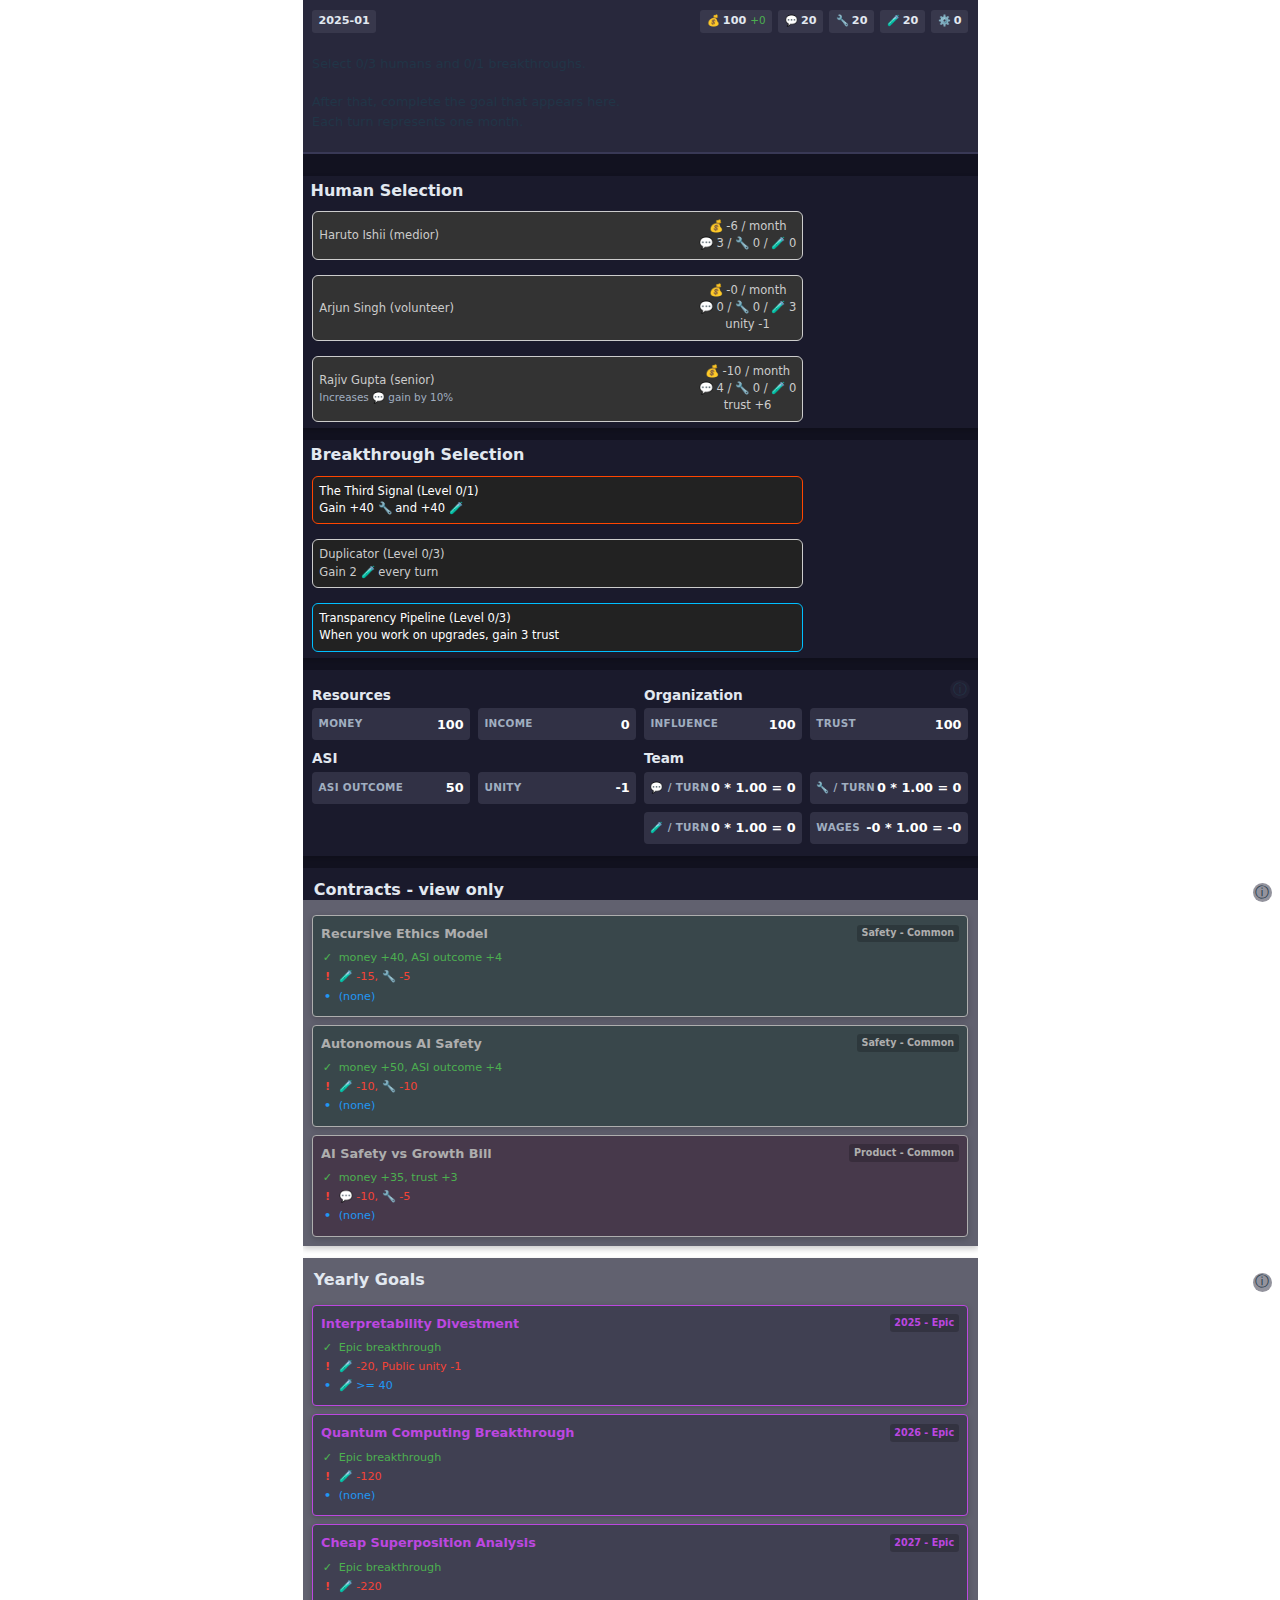
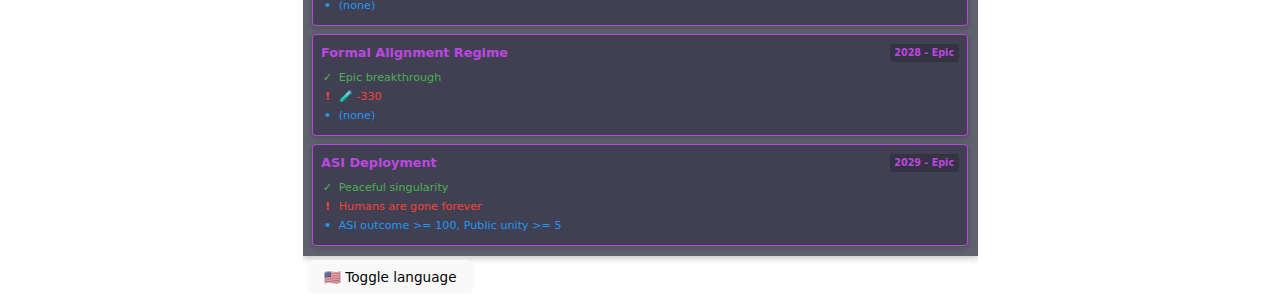
<file: tfd/index.html>
<!DOCTYPE html>
<html lang="en">
  <head>
    <meta charset="UTF-8" />
    <link rel="icon" type="image/svg+xml" href="./vite.svg" />
    <meta name="viewport" content="width=device-width, initial-scale=1.0" />
    <title>The Final Decade</title>
    <style>
      html,
      body {
        margin: 0;
        padding: 0;
        height: 100%;
        background-color: #121220;
      }
      #app {
        height: 100%;
      }
    </style>
    <script type="module" crossorigin src="./assets/index-QtqKCpxw.js"></script>
    <link rel="stylesheet" crossorigin href="./assets/index-DoRStUCP.css">
  </head>
  <body>
    <div id="app"></div>
  </body>
</html>
</file>
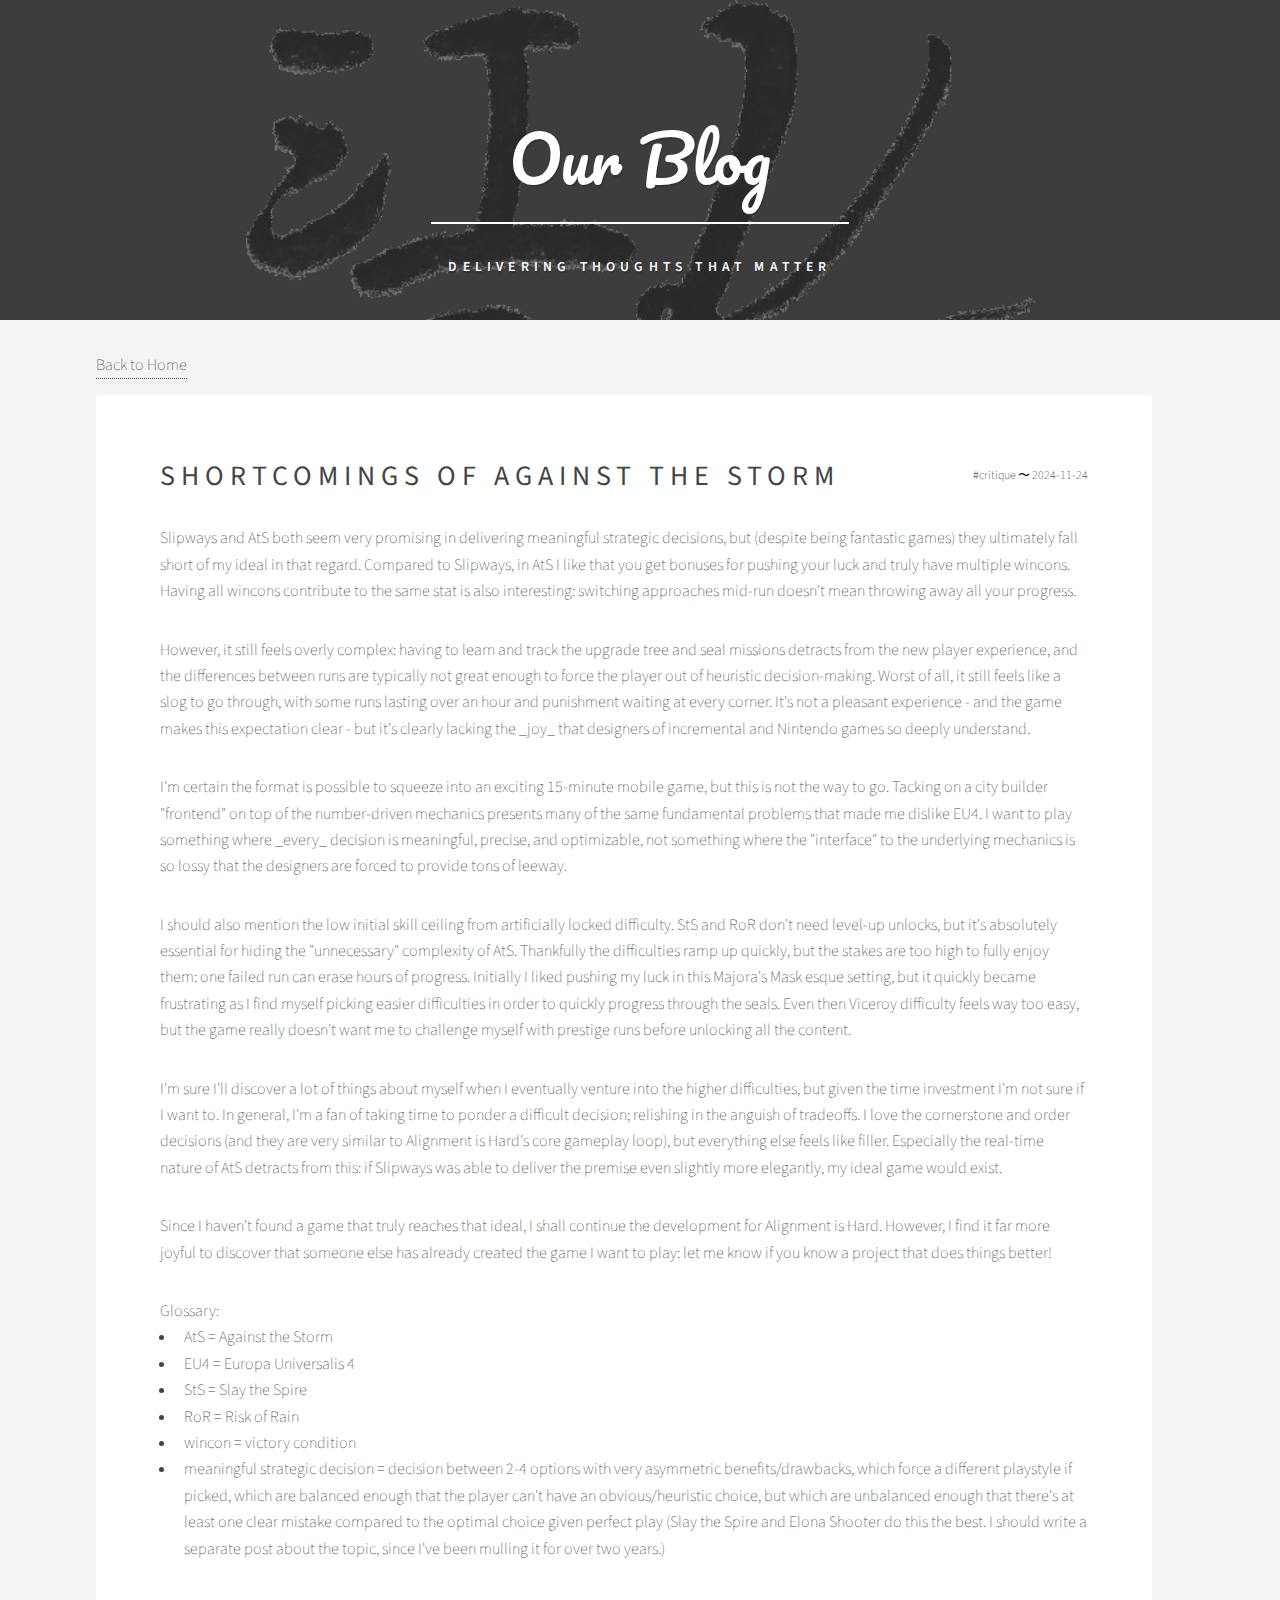
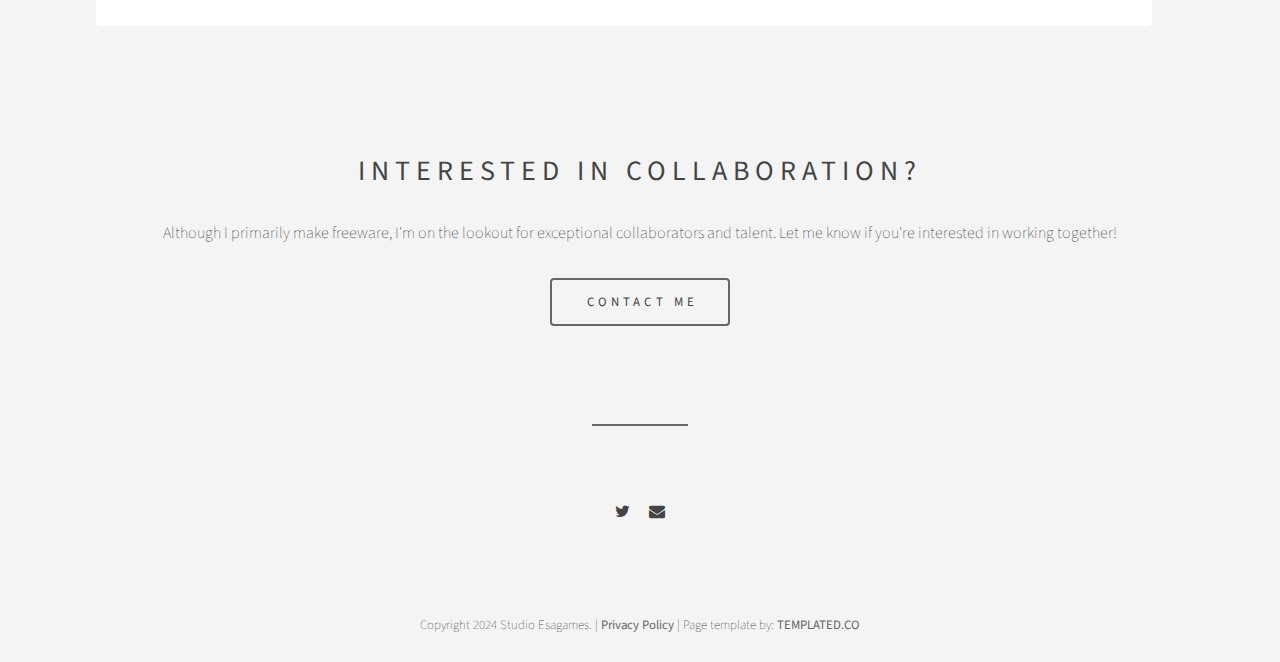
<file: blog.html>
<!DOCTYPE html>
<!--
	Epilogue by TEMPLATED
	templated.co @templatedco
	Released for free under the Creative Commons Attribution 3.0 license (templated.co/license)
-->
<html>
  <head>
    <title>Studio Esagames</title>
    <meta charset="utf-8" />
    <meta name="robots" content="index, follow, max-image-preview:large, max-snippet:-1, max-video-preview:-1" />
    <meta name="viewport" content="width=device-width, initial-scale=1" />
    <link rel="stylesheet" href="assets/css/main.css" />
  </head>
  <body>
    <!-- Header -->
    <header id="header" class="alt blog">
      <div class="inner">
        <h1>Our Blog</h1>
        <p>Delivering thoughts that matter</p>
      </div>
    </header>
    <!-- Wrapper -->
    <div id="wrapper">
      <!-- Banner -->

      <!-- Items -->
      <section class="main items">
        <a href="index.html">Back to Home</a>
        <!-- prettier-ignore -->
        <article class="paper" id="shortcomings-ats">
          <!-- <span class="icon fa-gamepad major"></span> -->
          <div class="blog-title">
            <a href="#shortcomings-ats"><h2>Shortcomings of Against the Storm</h2></a>
            <span class="small">#critique 〜 2024-11-24</span>
          </div>

            <p>Slipways and AtS both seem very promising in delivering meaningful strategic decisions, but (despite being fantastic games) they ultimately fall short of my ideal in that regard. Compared to Slipways, in AtS I like that you get bonuses for pushing your luck and truly have multiple wincons. Having all wincons contribute to the same stat is also interesting: switching approaches mid-run doesn't mean throwing away all your progress.</p>

            <p>However, it still feels overly complex: having to learn and track the upgrade tree and seal missions detracts from the new player experience, and the differences between runs are typically not great enough to force the player out of heuristic decision-making. Worst of all, it still feels like a slog to go through, with some runs lasting over an hour and punishment waiting at every corner. It's not a pleasant experience - and the game makes this expectation clear - but it's clearly lacking the _joy_ that designers of incremental and Nintendo games so deeply understand.</p>
            
            <p>I'm certain the format is possible to squeeze into an exciting 15-minute mobile game, but this is not the way to go. Tacking on a city builder "frontend" on top of the number-driven mechanics presents many of the same fundamental problems that made me dislike EU4. I want to play something where _every_ decision is meaningful, precise, and optimizable, not something where the "interface" to the underlying mechanics is so lossy that the designers are forced to provide tons of leeway.</p>

            <p>I should also mention the low initial skill ceiling from artificially locked difficulty. StS and RoR don't need level-up unlocks, but it's absolutely essential for hiding the "unnecessary" complexity of AtS. Thankfully the difficulties ramp up quickly, but the stakes are too high to fully enjoy them: one failed run can erase hours of progress. Initially I liked pushing my luck in this Majora's Mask esque setting, but it quickly became frustrating as I find myself picking easier difficulties in order to quickly progress through the seals. Even then Viceroy difficulty feels way too easy, but the game really doesn't want me to challenge myself with prestige runs before unlocking all the content.</p>
            
            <p>I'm sure I'll discover a lot of things about myself when I eventually venture into the higher difficulties, but given the time investment I'm not sure if I want to. In general, I'm a fan of taking time to ponder a difficult decision; relishing in the anguish of tradeoffs. I love the cornerstone and order decisions (and they are very similar to Alignment is Hard's core gameplay loop), but everything else feels like filler. Especially the real-time nature of AtS detracts from this: if Slipways was able to deliver the premise even slightly more elegantly, my ideal game would exist.</p>
            
            <p>Since I haven't found a game that truly reaches that ideal, I shall continue the development for Alignment is Hard. However, I find it far more joyful to discover that someone else has already created the game I want to play: let me know if you know a project that does things better!</p>
            
            
            
            Glossary:
            
            <ul>
              <li>AtS = Against the Storm</li>
              <li>EU4 = Europa Universalis 4</li>
              <li>StS = Slay the Spire</li>
              <li>RoR = Risk of Rain</li>
              <li>wincon = victory condition</li>
              <li>meaningful strategic decision = decision between 2-4 options with very asymmetric benefits/drawbacks, which force a different playstyle if picked, which are balanced enough that the player can't have an obvious/heuristic choice, but which are unbalanced enough that there's at least one clear mistake compared to the optimal choice given perfect play (Slay the Spire and Elona Shooter do this the best. I should write a separate post about the topic, since I've been mulling it for over two years.) </li>
            </ul>
          <ul class="actions">
            <!-- <li><a href="#" class="button big">Learn More</a></li> -->
          </ul>
        </article>

        <!--         
        <article class="item">
          <header>
            <a href="#"><img src="images/mineralis/Mineralis-wide-notitle.jpg" alt="" width="800" height="400" style="opacity: 0.4" /></a>
            <h3>Our games</h3>
          </header>
          <p>
            Since starting to make games more than 20 years ago, I've explored a number of technologies, genres, and design approaches. Click here for a full listing of Esagames!
          </p>
          <ul class="actions">
            <li><a href="#" class="button">Game list</a></li>
          </ul>
        </article>
        <article class="item">
          <header>
            <a href="#"><img src="images/mineralis/studio-esagames-wide.png" alt="" width="800" height="400" /></a>
            <h3>Our blog</h3>
          </header>
          <p>I've wanted to share thoughts on philosophy, game design, and optimization for a while now. The posts are not particularly polished, but you can find them here!</p>
          <ul class="actions">
            <li><a href="#" class="button">Read blog</a></li>
          </ul>
        </article> -->
      </section>
      <!-- CTA -->
      <section id="cta" class="main special">
        <h2>Interested in collaboration?</h2>
        <p>Although I primarily make freeware, I'm on the lookout for exceptional collaborators and talent. Let me know if you're interested in working together!</p>
        <ul class="actions">
          <li><a href="mailto:studioesagames@gmail.com" class="button big">Contact Me</a></li>
        </ul>
      </section>
      <footer id="footer">
        <ul class="icons">
          <li>
            <a href="https://x.com/mmKALLL" target="_blank" class="icon fa-twitter"><span class="label">Twitter</span></a>
          </li>
          <!-- <li>
            <a href="#" class="icon fa-discord"><span class="label">Discord</span></a>
          </li> -->
          <!--<li>
            <a href="#" class="icon fa-instagram"><span class="label">Instagram</span></a>
          </li>
          <li>
            <a href="#" class="icon fa-linkedin"><span class="label">LinkedIn</span></a>
          </li> -->
          <li>
            <a href="mailto:studioesagames@gmail.com" class="icon fa-envelope"><span class="label">Email</span></a>
          </li>
        </ul>
      </footer>
    </div>

    <div class="copyright">
      Copyright 2024 Studio Esagames. | <a href="privacy-policy.html">Privacy Policy</a> | Page template by: <a href="https://templated.co/">TEMPLATED.CO</a>
    </div>
    <!-- Scripts -->
    <script src="assets/js/jquery.min.js"></script>
    <script src="assets/js/skel.min.js"></script>
    <script src="assets/js/util.js"></script>
    <script src="assets/js/main.js"></script>
  </body>
</html>
</file>
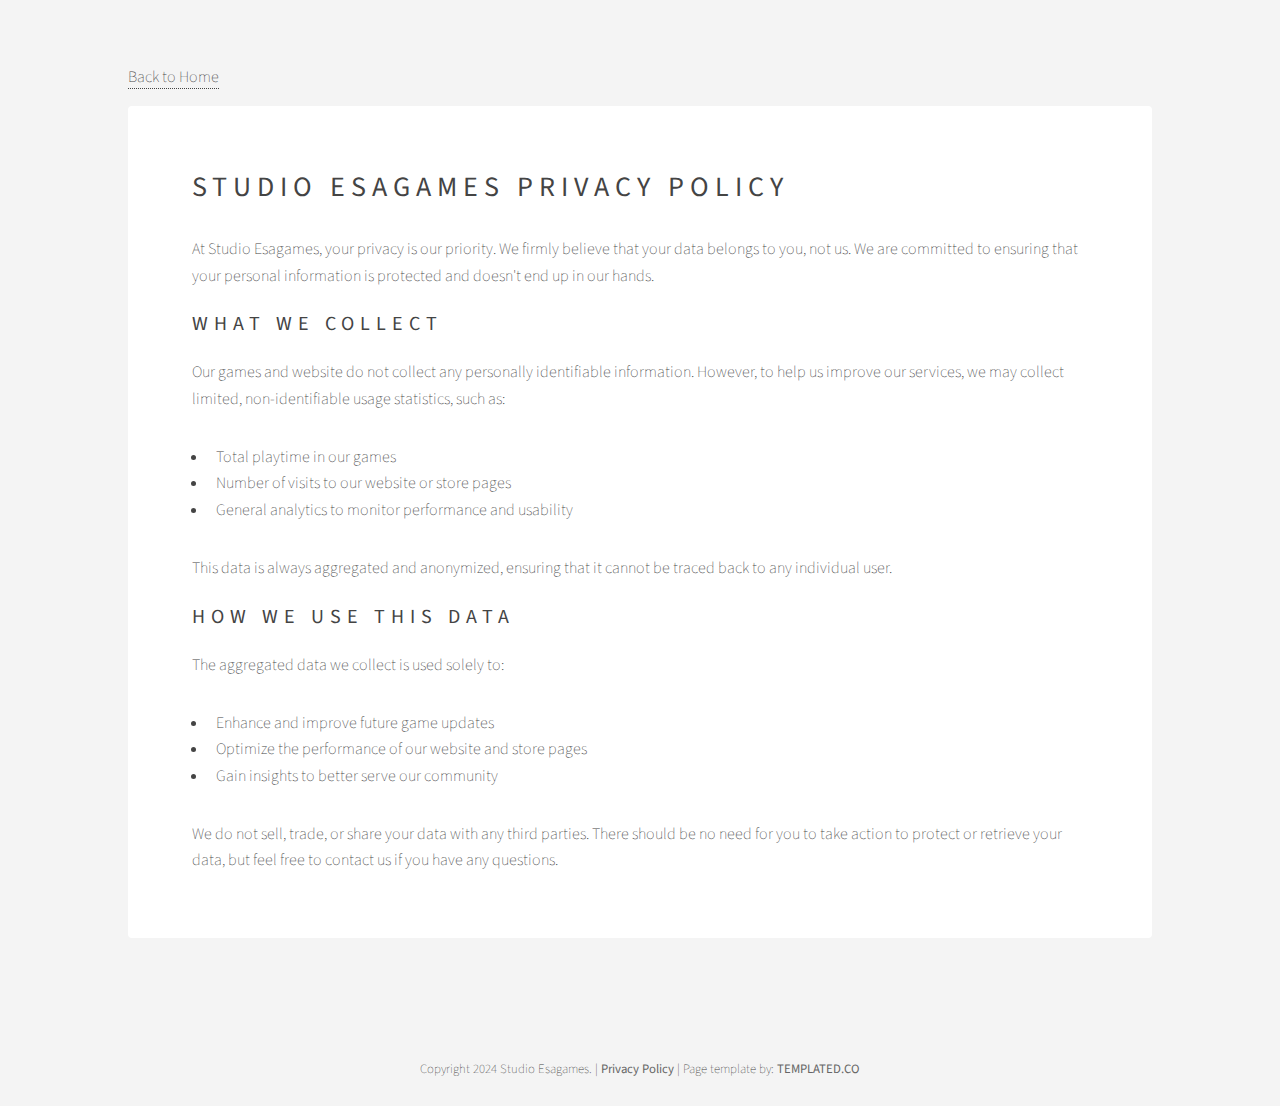
<file: privacy-policy.html>
<!DOCTYPE html>
<!--
	Epilogue by TEMPLATED
	templated.co @templatedco
	Released for free under the Creative Commons Attribution 3.0 license (templated.co/license)
-->
<html>
  <head>
    <title>Studio Esagame</title>
    <meta charset="utf-8" />
    <meta name="robots" content="index, follow, max-image-preview:large, max-snippet:-1, max-video-preview:-1" />
    <meta name="viewport" content="width=device-width, initial-scale=1" />
    <link rel="stylesheet" href="assets/css/main.css" />
  </head>
  <body>
    <!-- Header -->
    <!-- <header id="header" class="alt">
      <div class="inner">
        <h1>Studio Esagames</h1>
        <p>Delivering experiences that matter</p>
      </div>
    </header> -->
    <!-- Wrapper -->
    <div id="wrapper">
      <!-- Banner -->
      <a href="index.html" class="back-to-home">Back to Home</a>
      <section class="paper main">
        <h2>Studio Esagames Privacy Policy</h2>
At Studio Esagames, your privacy is our priority. We firmly believe that your data belongs to you, not us. We are committed to ensuring that your personal information is protected and doesn't end up in our hands.

          <h3>What We Collect</h3>
          <p>Our games and website do not collect any personally identifiable information. However, to help us improve our services, we may collect limited, non-identifiable usage statistics, such as:</p>
          <ul>
            <li>Total playtime in our games</li>
            <li>Number of visits to our website or store pages</li>
            <li>General analytics to monitor performance and usability</li>
          </ul>

          This data is always aggregated and anonymized, ensuring that it cannot be traced back to any individual user.
          
          <h3>How We Use This Data</h3>
          <p>The aggregated data we collect is used solely to:</p>
          
          <ul>
            <li>Enhance and improve future game updates</li>
            <li>Optimize the performance of our website and store pages</li>
            <li>Gain insights to better serve our community</li>
          </ul>
          
          We do not sell, trade, or share your data with any third parties. There should be no need for you to take action to protect or retrieve your data, but feel free to contact us if you have any questions.
          
          </p>
        <ul class="actions">
          <!-- <li><a href="#" class="button big">Learn More</a></li> -->
        </ul>
      </section>
      <!-- Items -->
      <!-- CTA -->
      <!-- <section id="cta" class="main special">
        <h2>Interested in collaboration?</h2>
        <p>Although I primarily make freeware, I'm on the lookout for exceptional opportunities and talent. Let me know if you're interested in working together!</p>
        <ul class="actions">
          <li><a href="mailto:esakoskin2@gmail.com" class="button big">Contact Me</a></li>
        </ul>
      </section> -->
      <!-- Main --><!--
					<section id="main" class="main">
						<header>
							<h2>Lorem ipsum dolor</h2>
						</header>
						<p>Fusce malesuada efficitur venenatis. Pellentesque tempor leo sed massa hendrerit hendrerit. In sed feugiat est, eu congue elit. Ut porta magna vel felis sodales vulputate. Donec faucibus dapibus lacus non ornare. Etiam eget neque id metus gravida tristique ac quis erat. Aenean quis aliquet sem. Ut ut elementum sem. Suspendisse eleifend ut est non dapibus. Nulla porta, neque quis pretium sagittis, tortor lacus elementum metus, in imperdiet ante lorem vitae ipsum. Pellentesque habitant morbi tristique senectus et netus et malesuada fames ac turpis egestas. Etiam eget neque id metus gravida tristique ac quis erat. Aenean quis aliquet sem. Ut ut elementum sem. Suspendisse eleifend ut est non dapibus. Nulla porta, neque quis pretium sagittis, tortor lacus elementum metus, in imperdiet ante lorem vitae ipsum. Pellentesque habitant morbi tristique senectus et netus et malesuada fames ac turpis egestas.</p>
					</section>
				--><!-- Footer -->
      <!-- <footer id="footer">
        <ul class="icons">
          <li>
            <a href="https://x.com/mmKALLL" target="_blank" class="icon fa-twitter"><span class="label">Twitter</span></a>
          </li>
           <li>
            <a href="#" class="icon fa-facebook"><span class="label">Facebook</span></a>
          </li>
          <li>
            <a href="#" class="icon fa-instagram"><span class="label">Instagram</span></a>
          </li>
          <li>
            <a href="#" class="icon fa-linkedin"><span class="label">LinkedIn</span></a>
          </li> 
          <li>
            <a href="mailto:esakoskin2@gmail.com" class="icon fa-envelope"><span class="label">Email</span></a>
          </li>
        </ul>
      </footer> -->
    </div>

    <div class="copyright">Copyright 2024 Studio Esagames. | <a>Privacy Policy</a> | Page template by: <a href="https://templated.co/">TEMPLATED.CO</a></div>
    <!-- Scripts -->
    <script src="assets/js/jquery.min.js"></script>
    <script src="assets/js/skel.min.js"></script>
    <script src="assets/js/util.js"></script>
    <script src="assets/js/main.js"></script>
  </body>
</html>
</file>
<file: tfd/assets/index-DoRStUCP.css>
:root{font-family:Inter,system-ui,Avenir,Helvetica,Arial,sans-serif;line-height:1.5;font-weight:400;color-scheme:light dark;color:#ffffffde;background-color:#000;font-synthesis:none;text-rendering:optimizeLegibility;-webkit-font-smoothing:antialiased;-moz-osx-font-smoothing:grayscale}a{font-weight:500;color:#646cff;text-decoration:inherit}a:hover{color:#535bf2}body{margin:0;display:flex;place-items:center;min-width:320px;min-height:100vh}h1{font-size:3.2em;line-height:1.1}button{min-width:12em;border-radius:8px;border:1px solid transparent;padding:.6em 1.2em;margin:.3em;font-size:1em;font-weight:500;font-family:inherit;background-color:#1a1a1a;cursor:pointer;transition:border-color .25s}button:hover{border-color:#646cff}button:focus,button:focus-visible{outline:4px auto -webkit-focus-ring-color}@media (prefers-color-scheme: light){:root{color:#213547;background-color:#fff}a:hover{color:#747bff}button{background-color:#f9f9f9}}html,body{margin:0;padding:0;height:100%}html{margin:0;padding:0;height:100%;background-color:#000}body{margin:0 auto;padding:0;height:100%;max-width:675px}#app{max-width:100%;margin:0;padding:0;text-align:left;font-size:.85rem;height:100%}.card{padding:.6em}.game-container{max-width:360px;margin:0 auto;background-color:#141423cc;border-radius:0;box-shadow:0 4px 12px #0000004d;height:100vh;display:flex;flex-direction:column}.top-bar-wrapper{background-color:#28283c;border-bottom:2px solid rgba(100,100,150,.3);position:sticky;top:0;z-index:100;display:flex;flex-direction:column}.top-bar-first-row{padding:.6rem 0 0;display:flex;justify-content:space-between;align-items:center}.date-display{margin-left:.6rem;background-color:#3c3c50cc;padding:.2rem .4rem;border-radius:3px;font-weight:600;color:#e2e8f0;font-size:.7rem}.top-bar-resource-wrapper{display:flex;gap:.4rem;align-items:center;padding-right:.6rem}.top-bar-yearly-goal{min-height:100px;align-content:center;background-color:#28283c;margin:.6rem;font-size:.8rem}.resource-pill{display:flex;align-items:center;background-color:#3c3c50cc;border-radius:3px;padding:.2rem .4rem;gap:.2rem}.resource-icon{font-size:.65rem;font-weight:700;color:#a0aec0}.resource-value{font-size:.7rem;font-weight:600;color:#e2e8f0;display:flex;align-items:center}.income-indicator{font-size:.65rem;font-weight:500;margin-left:.25rem}.game-content{padding:.5rem 0;flex:1;overflow-x:hidden}.main-screen{display:flex;flex-direction:column;gap:.75rem}.action-section{background-color:#1e1e32b3;border-radius:0;padding:.6rem;box-shadow:0 3px 6px #0003;display:flex;flex-direction:column}.action-section h2{font-size:.85rem;margin-top:0;margin-bottom:0;padding-left:.2rem}.action-buttons{display:grid;grid-template-columns:repeat(2,1fr);gap:.5rem;margin-top:.5rem;margin-bottom:.75rem}.action-buttons button{background-color:#4a5568;color:#fff;border:none;border-radius:4px;padding:.3rem;font-size:.7rem;font-weight:500;transition:all .2s ease;cursor:pointer;width:100%;height:100%;text-align:left}.action-content{display:flex;flex-direction:column;gap:.15rem}.action-name{font-weight:700;font-size:.75rem;color:#e2e8f0}.action-description{font-size:.6rem;opacity:.9;color:#cbd5e0;line-height:1.2;display:-webkit-box;-webkit-box-orient:vertical;overflow:hidden;text-overflow:ellipsis}.action-buttons button:hover{background-color:#2d3748;transform:translateY(-1px);box-shadow:0 2px 4px #0003}.action-buttons button.faded{opacity:.45;cursor:not-allowed}.action-buttons button.faded:hover{background-color:#4a5568;transform:unset}.game-state-section{background-color:#1e1e32b3;border-radius:0;padding:.6rem;box-shadow:0 3px 6px #0003;position:relative}.info-tooltip{display:flex;justify-content:flex-end;position:absolute;right:.5rem}.stat-info-icon{position:relative;cursor:pointer;font-size:.9rem;width:1.2rem;height:1.2rem;display:flex;justify-content:center;align-items:center;background-color:#28283c80;border-radius:50%}.info-tooltip-content{position:absolute;top:100%;right:0;width:260px;max-height:400px;overflow-y:auto;background-color:#1e1e32f2;border:1px solid rgba(80,80,120,.3);border-radius:4px;padding:.5rem;z-index:10;box-shadow:0 4px 8px #0000004d}.info-tooltip-content p{margin:.3rem 0;font-size:.7rem;color:#e2e8f0}.game-state-section h2{font-size:1rem;margin-top:0;margin-bottom:.4rem;padding-left:.1rem}.stat-categories{display:flex;flex-wrap:wrap;column-gap:.5rem}.stat-category{margin-bottom:.2rem;flex:1 1 100%;min-width:100px}.category-title{color:#e2e8f0;font-size:.85rem;margin:.3rem 0 .2rem}.game-state-grid{display:grid;grid-template-columns:repeat(2,1fr);gap:.5rem .5rem}.stat-card{background-color:#3c3c50b3;border-radius:4px;padding:.4rem;display:flex;flex-direction:row;align-items:center;justify-content:space-between;transition:all .2s ease}.stat-name{font-size:.65rem;font-weight:600;color:#a0aec0;text-transform:uppercase;letter-spacing:.03em}.stat-value{font-size:.8rem;font-weight:700;color:#fff;overflow:hidden;text-overflow:ellipsis;word-break:break-word}.selection-section{background-color:#1e1e32b3;border-radius:0;padding:.2rem .4rem;box-shadow:0 3px 6px #0003;margin:.75rem 0}.selection-section h3{color:#e2e8f0;margin-bottom:.3rem;margin-top:0;font-size:1rem;padding-left:.1rem}.selection-section div{display:flex;flex-direction:column;gap:.5rem}.contract-section{background-color:#1e1e32b3;border-radius:0;padding:.6rem;box-shadow:0 3px 6px #0003;margin-top:.75rem}.contracts-grid{display:grid;grid-template-columns:1fr;gap:.5rem;margin-top:.5rem}.contract-section h2{color:#e2e8f0;margin-bottom:.3rem;margin-top:0;font-size:1rem;padding-left:.1rem}.contract-card{border:1px solid;border-radius:4px;padding:.5rem;background-color:#323246b3;overflow:hidden;box-shadow:0 2px 6px #0003;display:flex;flex-direction:column;transition:all .2s ease}.contract-card.safety{background-color:#283c3cb3}.contract-card.capabilities{background-color:#282850b3}.contract-card.product{background-color:#3c283cb3}.contract-card.editable:hover{transform:translateY(-2px);box-shadow:0 3px 8px #0000004d}.contract-header{display:flex;justify-content:space-between;align-items:center;margin-bottom:.3rem}.contract-title{font-size:.8rem;font-weight:700;white-space:nowrap;overflow:hidden;text-overflow:ellipsis;max-width:80%;margin:0}.contract-rarity{font-size:.6rem;font-weight:700;background-color:#0003;padding:.1rem .3rem;border-radius:3px;text-transform:capitalize}.contract-details{font-size:.7rem;flex:1}.contract-success,.contract-cost,.contract-requirement{margin:.15rem 0;display:flex;align-items:flex-start;gap:.3rem}.contract-icon{flex-shrink:0;font-weight:700;width:.8rem;display:inline-block;text-align:center}.contract-success{color:#4caf50}.contract-cost{color:#f44336}.contract-requirement{color:#2196f3}.game-footer{background-color:#28283ce6;padding:.5rem;border-top:1px solid rgba(100,100,150,.3);text-align:center}.footer-button{background-color:transparent;border:1px solid rgba(100,100,150,.5);color:#e2e8f0;padding:.3rem .6rem;border-radius:3px;font-size:.7rem;cursor:pointer;transition:all .2s ease}.footer-button:hover{background-color:#64649633}.button{width:100%;-webkit-user-select:none;user-select:none}@media (min-width: 475px){.game-content{padding:.6rem 0}.stat-category{flex:1 1 calc(50% - .25rem)}.action-buttons button{padding:.4rem;font-size:.75rem}.action-content{gap:.2rem}.action-name{font-size:.8rem}.action-description{font-size:.65rem;line-height:1.3}}.game-over-screen,.victory-screen{display:flex;flex-direction:column;align-items:center;justify-content:center;padding:2rem;text-align:center;height:100%;background-color:#000c;color:#fff}.game-over-screen h1,.victory-screen h1{font-size:3rem;margin-bottom:1.5rem;text-shadow:0 0 10px rgba(255,255,255,.5)}.game-over-screen h1{color:#f55}.victory-screen h1{color:#5f5}.game-over-screen p,.victory-screen p{font-size:1.2rem;margin-bottom:1rem;line-height:1.5;display:inline-block;max-width:90%}.game-over-stats,.victory-stats{background-color:#323232b3;padding:1.5rem;border-radius:8px;margin:2rem 0;max-width:500px;min-width:310px}.game-over-stats h2,.victory-stats h2{font-size:1.5rem;margin-bottom:1rem;border-bottom:1px solid rgba(255,255,255,.3);padding-bottom:.5rem}.game-over-stats p,.victory-stats p{display:flex;justify-content:space-between;padding:.5rem 0;border-bottom:1px solid rgba(255,255,255,.1)}.restart-button{background-color:#2d3748;color:#fff;border:none;padding:.8rem 1.5rem;font-size:1.2rem;border-radius:4px;transition:background-color .3s;margin-top:1rem}.restart-button:hover{background-color:#4a5568}@media (max-width: 768px){.game-over-screen h1,.victory-screen h1{font-size:2.2rem}.game-over-screen p,.victory-screen p{font-size:1rem;max-width:100%}.game-over-stats,.victory-stats{padding:1rem;width:90%}.restart-button{padding:.6rem 1.2rem;font-size:1rem}}.breakthrough-section{background-color:#1e1e32b3;border-radius:0;margin-top:.6rem;padding:.5rem}.breakthrough-section h2{font-size:.9rem;font-weight:600;color:#cbd5e0;margin:0 0 .5rem;padding:0 0 .3rem;border-bottom:1px solid rgba(100,100,150,.3)}.toggle-container{display:flex;justify-content:flex-start;margin-bottom:.5rem}.toggle-button{background-color:#2d3748;color:#cbd5e0;border:none;border-radius:3px;padding:.25rem .5rem;font-size:.7rem;cursor:pointer;transition:background-color .2s ease}.toggle-button:hover{background-color:#4a5568}.breakthroughs-grid{display:flex;flex-direction:column;gap:.5rem}.breakthrough-card{background-color:#28283cb3;border-radius:4px;border-width:1px;border-style:solid;overflow:hidden;transition:all .2s ease}.breakthrough-card.max-level{background-color:#5a3246b3}.breakthrough-card.editable{cursor:pointer}.breakthrough-card.editable:hover{background-color:#323246e6;transform:translateY(-1px)}.breakthrough-header{display:flex;justify-content:space-between;align-items:center;padding:.4rem .6rem;background-color:#1e1e3280}.breakthrough-title{font-size:.8rem;font-weight:600;color:#e2e8f0}.breakthrough-level{font-size:.7rem;color:#a0aec0;padding:.1rem .3rem;background-color:#1e1e32b3;border-radius:3px}.breakthrough-description{padding:.5rem .6rem;font-size:.75rem;color:#cbd5e0;line-height:1.4}.level-up-info{margin-top:.3rem;font-size:.7rem;font-style:italic;color:#a0aec0}.section-header{display:flex;justify-content:space-between;align-items:center}.info-tooltip-container{position:relative;margin-left:.5rem}
</file>
<file: assets/css/main.css>
@import url(font-awesome.min.css);
@import url("https://fonts.googleapis.com/css?family=Pacifico|Source+Sans+Pro:200,400");

/*
	Epilogue by TEMPLATED
	templated.co @templatedco
	Released for free under the Creative Commons Attribution 3.0 license (templated.co/license)
*/

/* Reset */

	html, body, div, span, applet, object, iframe, h1, h2, h3, h4, h5, h6, p, blockquote, pre, a, abbr, acronym, address, big, cite, code, del, dfn, em, img, ins, kbd, q, s, samp, small, strike, strong, sub, sup, tt, var, b, u, i, center, dl, dt, dd, ol, ul, li, fieldset, form, label, legend, table, caption, tbody, tfoot, thead, tr, th, td, article, aside, canvas, details, embed, figure, figcaption, footer, header, hgroup, menu, nav, output, ruby, section, summary, time, mark, audio, video {
		margin: 0;
		padding: 0;
		border: 0;
		font-size: 100%;
		font: inherit;
		vertical-align: baseline;
	}
.image.fit img {
	width: 100%;
	height: auto;
}

	article, aside, details, figcaption, figure, footer, header, hgroup, menu, nav, section {
		display: block;
	}

	body {
		line-height: 1;
	}

	ol, ul {
		list-style: none;
	}

	blockquote, q {
		quotes: none;
	}

	blockquote:before, blockquote:after, q:before, q:after {
		content: '';
		content: none;
	}

	table {
		border-collapse: collapse;
		border-spacing: 0;
	}

	body {
		-webkit-text-size-adjust: none;
	}

/* Box Model */

	*, *:before, *:after {
		-moz-box-sizing: border-box;
		-webkit-box-sizing: border-box;
		box-sizing: border-box;
	}

/* Basic */

	@-ms-viewport {
		width: device-width;
	}

	body {
		-ms-overflow-style: scrollbar;
	}

	@media screen and (max-width: 480px) {

		html, body {
			min-width: 320px;
		}

	}

	body {
		background: #f4f4f4;
	}

		body.is-loading *, body.is-loading *:before, body.is-loading *:after {
			-moz-animation: none !important;
			-webkit-animation: none !important;
			-ms-animation: none !important;
			animation: none !important;
			-moz-transition: none !important;
			-webkit-transition: none !important;
			-ms-transition: none !important;
			transition: none !important;
		}

/* Type */

	body {
		background-color: #f4f4f4;
		color: #444;
	}

	body, input, select, textarea {
		font-family: "Source Sans Pro", Helvetica, sans-serif;
		font-size: 17pt;
		font-weight: 200;
		line-height: 1.65;
	}

		@media screen and (max-width: 1680px) {

			body, input, select, textarea {
				font-size: 13pt;
			}

		}

		@media screen and (max-width: 1280px) {

			body, input, select, textarea {
				font-size: 12pt;
			}

		}

		@media screen and (max-width: 360px) {

			body, input, select, textarea {
				font-size: 11pt;
			}

		}

	a {
		-moz-transition: color 0.2s ease, border-bottom-color 0.2s ease;
		-webkit-transition: color 0.2s ease, border-bottom-color 0.2s ease;
		-ms-transition: color 0.2s ease, border-bottom-color 0.2s ease;
		transition: color 0.2s ease, border-bottom-color 0.2s ease;
		text-decoration: none;
		border-bottom: dotted 1px;
	}

		a:hover {
			border-bottom-color: transparent;
		}

	strong, b {
		font-weight: 400;
	}

	em, i {
		font-style: italic;
	}

	p {
		margin: 0 0 2em 0;
	}

	.inline {
		display: inline;
	}

	p .small, div .small, span .small {
		font-size: 0.75em;
		color: #111;
		line-height: 1.5;
	}
	.blog-title {
		display: flex;
		place-content: space-between;
		align-items: center;
	}
	.blog-title > a {
		border-bottom: none;
	}

	h1, h2, h3, h4, h5, h6 {
		font-weight: 400;
		line-height: 1.5;
		margin: 1em 0 1em 0;
		text-transform: uppercase;
		letter-spacing: 0.375rem;
	}

		h1 a, h2 a, h3 a, h4 a, h5 a, h6 a {
			color: inherit;
			text-decoration: none;
		}

	h1 {
		font-size: 2em;
	}

	h2 {
		font-size: 1.75em;
	}

	h3 {
		font-size: 1.25em;
	}

	h4 {
		font-size: 1em;
	}

	h5 {
		font-size: 0.9em;
	}

	h6 {
		font-size: 0.7em;
	}

	@media screen and (max-width: 736px) {

		h1 {
			font-size: 1.5em;
		}

		h2 {
			font-size: 1.25em;
		}

		h3 {
			font-size: 1em;
		}

	}

	sub {
		font-size: 0.8em;
		position: relative;
		top: 0.5em;
	}

	sup {
		font-size: 0.8em;
		position: relative;
		top: -0.5em;
	}

	blockquote {
		border-left: solid 4px;
		font-style: italic;
		margin: 0 0 2em 0;
		padding: 0.5em 0 0.5em 2em;
	}

	code {
		border-radius: 4px;
		border: solid 1px;
		font-family: "Courier New", monospace;
		font-size: 0.9em;
		margin: 0 0.25em;
		padding: 0.25em 0.65em;
	}

	pre {
		-webkit-overflow-scrolling: touch;
		font-family: "Courier New", monospace;
		font-size: 0.9em;
		margin: 0 0 2em 0;
	}

		pre code {
			display: block;
			line-height: 1.75;
			padding: 1em 1.5em;
			overflow-x: auto;
		}

	hr {
		border: 0;
		border-bottom: solid 1px;
		margin: 2em 0;
	}

		hr.major {
			margin: 3em 0;
		}

	.align-left {
		text-align: left;
	}

	.align-center {
		text-align: center;
	}

	.align-right {
		text-align: right;
	}

	input, select, textarea {
		color: #444444;
	}

	a {
		color: inherit;
	}

		a:hover {
			color: #EF6480 !important;
		}

	strong, b {
		color: #444444;
	}

	h1, h2, h3, h4, h5, h6 {
		color: #444444;
	}

	blockquote {
		border-left-color: #666666;
	}

	code {
		background: rgba(144, 144, 144, 0.075);
		border-color: #666666;
	}

	hr {
		border-bottom-color: #666666;
	}

/* Box */

	.box {
		border-radius: 4px;
		border: solid 1px;
		margin-bottom: 2em;
		padding: 1.5em;
	}

		.box > :last-child,
		.box > :last-child > :last-child,
		.box > :last-child > :last-child > :last-child {
			margin-bottom: 0;
		}

		.box.alt {
			border: 0;
			border-radius: 0;
			padding: 0;
		}

	.box {
		border-color: #666666;
	}

/* Button */

	input[type="submit"],
	input[type="reset"],
	input[type="button"],
	button,
	.button {
		-moz-appearance: none;
		-webkit-appearance: none;
		-ms-appearance: none;
		appearance: none;
		-moz-transition: box-shadow 0.2s ease-in-out, background-color 0.2s ease-in-out, color 0.2s ease-in-out;
		-webkit-transition: box-shadow 0.2s ease-in-out, background-color 0.2s ease-in-out, color 0.2s ease-in-out;
		-ms-transition: box-shadow 0.2s ease-in-out, background-color 0.2s ease-in-out, color 0.2s ease-in-out;
		transition: box-shadow 0.2s ease-in-out, background-color 0.2s ease-in-out, color 0.2s ease-in-out;
		border-radius: 4px;
		border: 0;
		cursor: pointer;
		display: inline-block;
		font-weight: 400;
		height: 3.5em;
		line-height: 3.5em;
		padding: 0 2em 0 2.375em;
		text-align: center;
		text-decoration: none;
		white-space: nowrap;
		text-transform: uppercase;
		letter-spacing: 0.325em;
		font-size: 0.725em;
	}

		input[type="submit"].icon:before,
		input[type="reset"].icon:before,
		input[type="button"].icon:before,
		button.icon:before,
		.button.icon:before {
			margin-right: 0.5em;
		}

		input[type="submit"].fit,
		input[type="reset"].fit,
		input[type="button"].fit,
		button.fit,
		.button.fit {
			display: block;
			margin: 0 0 1em 0;
			width: 100%;
		}

		input[type="submit"].big,
		input[type="reset"].big,
		input[type="button"].big,
		button.big,
		.button.big {
			font-size: 0.8em;
			padding: 0 2.5em 0 2.875em;
			height: 3.75em;
			line-height: 3.75em;
		}

		input[type="submit"].disabled, input[type="submit"]:disabled,
		input[type="reset"].disabled,
		input[type="reset"]:disabled,
		input[type="button"].disabled,
		input[type="button"]:disabled,
		button.disabled,
		button:disabled,
		.button.disabled,
		.button:disabled {
			-moz-pointer-events: none;
			-webkit-pointer-events: none;
			-ms-pointer-events: none;
			pointer-events: none;
			opacity: 0.25;
		}

		@media screen and (max-width: 480px) {

			input[type="submit"],
			input[type="reset"],
			input[type="button"],
			button,
			.button {
				padding: 0;
			}

		}

	input[type="submit"],
	input[type="reset"],
	input[type="button"],
	button,
	.button {
		background-color: transparent;
		box-shadow: inset 0 0 0 2px #666666;
		color: #444444 !important;
	}

		input[type="submit"]:hover,
		input[type="reset"]:hover,
		input[type="button"]:hover,
		button:hover,
		.button:hover {
			color: #EF6480 !important;
			box-shadow: inset 0 0 0 2px #EF6480;
		}

		input[type="submit"]:active,
		input[type="reset"]:active,
		input[type="button"]:active,
		button:active,
		.button:active {
			background-color: rgba(239, 100, 128, 0.15);
		}

		input[type="submit"].icon:before,
		input[type="reset"].icon:before,
		input[type="button"].icon:before,
		button.icon:before,
		.button.icon:before {
			color: #999999;
		}

/* Form */

	form {
		margin: 0 0 2em 0;
	}

	label {
		display: block;
		font-size: 0.9em;
		font-weight: 400;
		margin: 0 0 1em 0;
	}

	input[type="text"],
	input[type="password"],
	input[type="email"],
	select,
	textarea {
		-moz-appearance: none;
		-webkit-appearance: none;
		-ms-appearance: none;
		appearance: none;
		border-radius: 4px;
		border: none;
		border: solid 1px;
		color: inherit;
		display: block;
		outline: 0;
		padding: 0 1em;
		text-decoration: none;
		width: 100%;
	}

		input[type="text"]:invalid,
		input[type="password"]:invalid,
		input[type="email"]:invalid,
		select:invalid,
		textarea:invalid {
			box-shadow: none;
		}

	.select-wrapper {
		text-decoration: none;
		display: block;
		position: relative;
	}

		.select-wrapper:before {
			-moz-osx-font-smoothing: grayscale;
			-webkit-font-smoothing: antialiased;
			font-family: FontAwesome;
			font-style: normal;
			font-weight: normal;
			text-transform: none !important;
		}

		.select-wrapper:before {
			content: '\f078';
			display: block;
			height: 2.75em;
			line-height: 2.75em;
			pointer-events: none;
			position: absolute;
			right: 0;
			text-align: center;
			top: 0;
			width: 2.75em;
		}

		.select-wrapper select::-ms-expand {
			display: none;
		}

	input[type="text"],
	input[type="password"],
	input[type="email"],
	select {
		height: 2.75em;
	}

	textarea {
		padding: 0.75em 1em;
	}

	input[type="checkbox"],
	input[type="radio"] {
		-moz-appearance: none;
		-webkit-appearance: none;
		-ms-appearance: none;
		appearance: none;
		display: block;
		float: left;
		margin-right: -2em;
		opacity: 0;
		width: 1em;
		z-index: -1;
	}

		input[type="checkbox"] + label,
		input[type="radio"] + label {
			text-decoration: none;
			cursor: pointer;
			display: inline-block;
			font-size: 1em;
			font-weight: 200;
			padding-left: 2.4em;
			padding-right: 0.75em;
			position: relative;
		}

			input[type="checkbox"] + label:before,
			input[type="radio"] + label:before {
				-moz-osx-font-smoothing: grayscale;
				-webkit-font-smoothing: antialiased;
				font-family: FontAwesome;
				font-style: normal;
				font-weight: normal;
				text-transform: none !important;
			}

			input[type="checkbox"] + label:before,
			input[type="radio"] + label:before {
				border-radius: 4px;
				border: solid 1px;
				content: '';
				display: inline-block;
				height: 1.65em;
				left: 0;
				line-height: 1.58125em;
				position: absolute;
				text-align: center;
				top: 0;
				width: 1.65em;
			}

		input[type="checkbox"]:checked + label:before,
		input[type="radio"]:checked + label:before {
			content: '\f00c';
		}

	input[type="checkbox"] + label:before {
		border-radius: 4px;
	}

	input[type="radio"] + label:before {
		border-radius: 100%;
	}

	::-webkit-input-placeholder {
		opacity: 1.0;
	}

	:-moz-placeholder {
		opacity: 1.0;
	}

	::-moz-placeholder {
		opacity: 1.0;
	}

	:-ms-input-placeholder {
		opacity: 1.0;
	}

	.formerize-placeholder {
		opacity: 1.0;
	}

	label {
		color: #444444;
	}

	input[type="text"],
	input[type="password"],
	input[type="email"],
	select,
	textarea {
		background: rgba(144, 144, 144, 0.075);
		border-color: #666666;
	}

		input[type="text"]:focus,
		input[type="password"]:focus,
		input[type="email"]:focus,
		select:focus,
		textarea:focus {
			border-color: #EF6480;
			box-shadow: 0 0 0 1px #EF6480;
		}

	.select-wrapper:before {
		color: #666666;
	}

	input[type="checkbox"] + label,
	input[type="radio"] + label {
		color: #666666;
	}

		input[type="checkbox"] + label:before,
		input[type="radio"] + label:before {
			background: rgba(144, 144, 144, 0.075);
			border-color: #666666;
		}

	input[type="checkbox"]:checked + label:before,
	input[type="radio"]:checked + label:before {
		background-color: #EF6480;
		border-color: #EF6480;
		color: #ffffff;
	}

	input[type="checkbox"]:focus + label:before,
	input[type="radio"]:focus + label:before {
		border-color: #EF6480;
		box-shadow: 0 0 0 1px #EF6480;
	}

	::-webkit-input-placeholder {
		color: #999999 !important;
	}

	:-moz-placeholder {
		color: #999999 !important;
	}

	::-moz-placeholder {
		color: #999999 !important;
	}

	:-ms-input-placeholder {
		color: #999999 !important;
	}

	.formerize-placeholder {
		color: #999999 !important;
	}

/* Icon */

	.icon {
		text-decoration: none;
		border-bottom: none;
		position: relative;
	}

	.fa-discord {
		background: url(../../images/discord.svg) 1em 1em no-repeat;
		width: 1em;
		height: 1em;
		display: block;
	}

		.icon:before {
			-moz-osx-font-smoothing: grayscale;
			-webkit-font-smoothing: antialiased;
			font-family: FontAwesome;
			font-style: normal;
			font-weight: normal;
			text-transform: none !important;
		}

		.icon > .label {
			display: none;
		}

		.icon.major {
			display: block;
			margin: 0 0 1.5em 0;
		}

			.icon.major:before {
				cursor: default;
				font-size: 2.5rem;
				box-shadow: inset 0 0 0 2px #666666;
				width: 2.5em;
				height: 2.5em;
				line-height: 2.5em;
				display: inline-block;
				border-radius: 100%;
				color: #666666;
			}

		@media screen and (max-width: 736px) {

			.icon.major:before {
				font-size: 2rem;
			}

		}

/* Image */

	.image {
		border-radius: 4px;
		border: 0;
		display: inline-block;
		position: relative;
	}

		.image img {
			border-radius: 4px;
			display: block;
		}

		.image.left, .image.right {
			max-width: 40%;
		}

			.image.left img, .image.right img {
				width: 100%;
			}

		.image.left {
			float: left;
			margin: 0 1.5em 1em 0;
			top: 0.25em;
		}

		.image.right {
			float: right;
			margin: 0 0 1em 1.5em;
			top: 0.25em;
		}

		.image.fit {
			display: block;
			margin: 0 0 2em 0;
			width: 100%;
		}

			.image.fit img {
				width: 100%;
			}

		.image.main {
			display: block;
			margin: 0 0 3em 0;
			width: 100%;
		}

			.image.main img {
				width: 100%;
			}

/* List */

	ol {
		list-style: decimal;
		margin: 0 0 2em 0;
		padding-left: 1.25em;
	}

		ol li {
			padding-left: 0.25em;
		}

	ul {
		list-style: disc;
		margin: 0 0 2em 0;
		padding-left: 1em;
	}

		ul li {
			padding-left: 0.5em;
		}

		ul.alt {
			list-style: none;
			padding-left: 0;
		}

			ul.alt li {
				border-top: solid 1px;
				padding: 0.5em 0;
			}

				ul.alt li:first-child {
					border-top: 0;
					padding-top: 0;
				}

		ul.icons {
			cursor: default;
			list-style: none;
			padding-left: 0;
		}

			ul.icons li {
				display: inline-block;
				padding: 0 1em 0 0;
			}

				ul.icons li:last-child {
					padding-right: 0;
				}

		ul.actions {
			cursor: default;
			list-style: none;
			padding-left: 0;
		}

			ul.actions li {
				display: inline-block;
				padding: 0 1em 0 0;
				vertical-align: middle;
			}

				ul.actions li:last-child {
					padding-right: 0;
				}

			ul.actions.small li {
				padding: 0 0.5em 0 0;
			}

			ul.actions.vertical li {
				display: block;
				padding: 1em 0 0 0;
			}

				ul.actions.vertical li:first-child {
					padding-top: 0;
				}

				ul.actions.vertical li > * {
					margin-bottom: 0;
				}

			ul.actions.vertical.small li {
				padding: 0.5em 0 0 0;
			}

				ul.actions.vertical.small li:first-child {
					padding-top: 0;
				}

			ul.actions.fit {
				display: table;
				margin-left: -1em;
				padding: 0;
				table-layout: fixed;
				width: calc(100% + 1em);
			}

				ul.actions.fit li {
					display: table-cell;
					padding: 0 0 0 1em;
				}

					ul.actions.fit li > * {
						margin-bottom: 0;
					}

				ul.actions.fit.small {
					margin-left: -0.5em;
					width: calc(100% + 0.5em);
				}

					ul.actions.fit.small li {
						padding: 0 0 0 0.5em;
					}

			@media screen and (max-width: 480px) {

				ul.actions {
					margin: 0 0 2em 0;
				}

					ul.actions li {
						padding: 1em 0 0 0;
						display: block;
						text-align: center;
						width: 100%;
					}

						ul.actions li:first-child {
							padding-top: 0;
						}

						ul.actions li > * {
							width: 100%;
							margin: 0 !important;
						}

					ul.actions.small li {
						padding: 0.5em 0 0 0;
					}

						ul.actions.small li:first-child {
							padding-top: 0;
						}

			}

	dl {
		margin: 0 0 2em 0;
	}

		dl dt {
			display: block;
			font-weight: 400;
			margin: 0 0 1em 0;
		}

		dl dd {
			margin-left: 2em;
		}

	ul.alt li {
		border-top-color: #666666;
	}

/* Table */

	.table-wrapper {
		-webkit-overflow-scrolling: touch;
		overflow-x: auto;
	}

	table {
		margin: 0 0 2em 0;
		width: 100%;
	}

		table tbody tr {
			border: solid 1px;
			border-left: 0;
			border-right: 0;
		}

		table td {
			padding: 0.75em 0.75em;
		}

		table th {
			font-size: 0.9em;
			font-weight: 400;
			padding: 0 0.75em 0.75em 0.75em;
			text-align: left;
		}

		table thead {
			border-bottom: solid 2px;
		}

		table tfoot {
			border-top: solid 2px;
		}

		table.alt {
			border-collapse: separate;
		}

			table.alt tbody tr td {
				border: solid 1px;
				border-left-width: 0;
				border-top-width: 0;
			}

				table.alt tbody tr td:first-child {
					border-left-width: 1px;
				}

			table.alt tbody tr:first-child td {
				border-top-width: 1px;
			}

			table.alt thead {
				border-bottom: 0;
			}

			table.alt tfoot {
				border-top: 0;
			}

	table tbody tr {
		border-color: #666666;
	}

		table tbody tr:nth-child(2n + 1) {
			background-color: rgba(144, 144, 144, 0.075);
		}

	table th {
		color: #444444;
	}

	table thead {
		border-bottom-color: #666666;
	}

	table tfoot {
		border-top-color: #666666;
	}

	table.alt tbody tr td {
		border-color: #666666;
	}

/* Item */

	.item {
		padding: 3em 3em 1em 3em;
		background-color: #ffffff;
		border-radius: 4px;
		text-align: left;
	}

		.item header {
			border-top-left-radius: 4px;
			border-top-right-radius: 4px;
			margin: -3em 0 3em -3em;
			width: calc(100% + 6em);
			height: 15em;
			display: -moz-flex;
			display: -webkit-flex;
			display: -ms-flex;
			display: flex;
			-moz-align-items: center;
			-webkit-align-items: center;
			-ms-align-items: center;
			align-items: center;
			-moz-justify-content: center;
			-webkit-justify-content: center;
			-ms-justify-content: center;
			justify-content: center;
			background-color: #444;
			color: rgba(255, 255, 255, 0.75);
			position: relative;
			overflow: hidden;
		}

			.item header input, .item header select, .item header textarea {
				color: #ffffff;
			}

			.item header a {
				color: inherit;
			}

				.item header a:hover {
					color: #EF6480 !important;
				}

			.item header strong, .item header b {
				color: #ffffff;
			}

			.item header h1, .item header h2, .item header h3, .item header h4, .item header h5, .item header h6 {
				color: #ffffff;
			}

			.item header blockquote {
				border-left-color: #ffffff;
			}

			.item header code {
				background: rgba(255, 255, 255, 0.075);
				border-color: #ffffff;
			}

			.item header hr {
				border-bottom-color: #ffffff;
			}

			.item header a {
				-moz-transition: -moz-transform 0.2s ease;
				-webkit-transition: -webkit-transform 0.2s ease;
				-ms-transition: -ms-transform 0.2s ease;
				transition: transform 0.2s ease;
				background-size: cover;
				background-position: center;
				background-repeat: no-repeat;
				position: absolute;
				top: 0;
				left: 0;
				width: 100%;
				height: 100%;
				display: block;
			}

				.item header a:before {
					content: '';
					display: block;
					position: absolute;
					top: 0;
					left: 0;
					width: 100%;
					height: 100%;
					background-color: rgba(0, 0, 0, 0.25);
					background-image: url("images/overlay.png");
				}
				.item.game header a:before {
					background-color: rgba(0, 0, 0, 0.05);
				}
				.item.game header:hover a:before {
					transition-property: background-color;
					transition: transform 0.2s ease;
					background-color: rgba(0, 0, 0, 0);
				}

			.item header:hover a {
				-moz-transform: scale(1.1);
				-webkit-transform: scale(1.1);
				-ms-transform: scale(1.1);
				transform: scale(1.1);
			}

			.item header > * {
				position: relative;
				z-index: 1;
			}

			.item header h3 {
				margin: 0;
				-moz-pointer-events: none;
				-webkit-pointer-events: none;
				-ms-pointer-events: none;
				pointer-events: none;
			}

	.items {
		display: -moz-flex;
		display: -webkit-flex;
		display: -ms-flex;
		display: flex;
		-moz-flex-wrap: wrap;
		-webkit-flex-wrap: wrap;
		-ms-flex-wrap: wrap;
		flex-wrap: wrap;
		width: calc(100% + 2em);
		margin: -2em 0 0 -2em;
	}

		.items .item {
			margin: 2em 0 0 2em;
			width: calc(50% - 2em);
		}

	@media screen and (max-width: 980px) {

		.item header {
			height: 25em;
		}

		.items {
			-moz-flex-direction: column;
			-webkit-flex-direction: column;
			-ms-flex-direction: column;
			flex-direction: column;
			-moz-flex-wrap: nowrap;
			-webkit-flex-wrap: nowrap;
			-ms-flex-wrap: nowrap;
			flex-wrap: nowrap;
			width: 100%;
			margin: 0;
		}

			.items .item {
				width: 100%;
				margin: 0 0 2em 0;
			}

				.items .item:last-child {
					margin-bottom: 0;
				}

	}

	@media screen and (max-width: 736px) {

		.item header {
			height: 15em;
		}

		.items .item {
			margin: 0 0 1em 0;
		}

	}

	@media screen and (max-width: 480px) {

		.item {
			padding: 2em 1em 0.1em 1em;
		}

			.item header {
				height: 12em;
				margin: -2em 0 2em -1em;
				width: calc(100% + 2em);
			}

	}

/* Wrapper */

	#wrapper {
		width: 64em;
		margin: 0 auto;
		max-width: calc(100% - 4em);
		padding: 4em 0 2em 0;
	}

		#wrapper > .main {
			margin-bottom: 4em;
		}

		@media screen and (max-width: 980px) {

			#wrapper {
				padding: 2em 0 2em 0;
			}

				#wrapper > .main {
					margin-bottom: 2em;
				}

		}

		@media screen and (max-width: 736px) {

			#wrapper {
				max-width: calc(100% - 2em);
				padding: 1em 0 0.1em 0;
			}

				#wrapper > .main {
					margin-bottom: 1em;
				}

		}

/* Header */

	#header {
		background-color: #444;
		color: rgba(255, 255, 255, 0.75);
		display: -moz-flex;
		display: -webkit-flex;
		display: -ms-flex;
		display: flex;
		-moz-align-items: center;
		-webkit-align-items: center;
		-ms-align-items: center;
		align-items: center;
		-moz-justify-content: center;
		-webkit-justify-content: center;
		-ms-justify-content: center;
		justify-content: center;
		-moz-flex-direction: column;
		-webkit-flex-direction: column;
		-ms-flex-direction: column;
		flex-direction: column;
		padding: 8em 0 6em 0;
		text-align: center;
		position: relative;
		cursor: default;
		text-shadow: 1px 2px #333;
		/* background-image: url("../../images/mineralis/library_hero.png");
		background-size: 100%;
		background-repeat: no-repeat;
		background-position: top;
		background-attachment: fixed; */
	}

		#header input, #header select, #header textarea {
			color: #ffffff;
		}

		#header a {
			color: inherit;
		}

			#header a:hover {
				color: #EF6480 !important;
			}

		#header strong, #header b {
			color: #ffffff;
		}

		#header h1, #header h2, #header h3, #header h4, #header h5, #header h6 {
			color: #ffffff;
		}

		#header blockquote {
			border-left-color: #ffffff;
		}

		#header code {
			background: rgba(255, 255, 255, 0.075);
			border-color: #ffffff;
		}

		#header hr {
			border-bottom-color: #ffffff;
		}

		#header:before {
			content: '';
			display: block;
			position: absolute;
			top: 0;
			left: 0;
			width: 100%;
			height: 100%;
			background-color: rgba(0, 0, 0, 0.25);
			background-size: auto 75vh;
			background-repeat: no-repeat;
			background-position: center top;
			background-attachment: fixed;
			opacity: 0.4;
		}
		#header.hero:before {
			background-image: url("../../images/mineralis/library_hero.png");
		}
		.game-list:before {
			background-image: url("../../images/mineralis/Mineralis-wide-notitle.jpg");
		}
		.blog:before {
			background-image: url("../../images/mineralis/studio-esagames-hires.png");
		}

		#header h1 {
			margin-bottom: 0.5em;
		}

		#header .inner {
			position: relative;
			z-index: 1;
		}
		
		#header.alt.tall {
			min-height: 75vh;
		}
		.inner.tall {
			top: 20%;
		}

		#header.alt {
			height: 20em;
			min-height: 20em;
			color: #fff;
		}

			#header.alt:before {
				-moz-transition: background-color 3s ease;
				-webkit-transition: background-color 3s ease;
				-ms-transition: background-color 3s ease;
				transition: background-color 3s ease;
				-moz-transition-delay: 1s;
				-webkit-transition-delay: 1s;
				-ms-transition-delay: 1s;
				transition-delay: 1s;
			}

			#header.alt h1 {
				font-size: 4em;
				padding: 0 0.5em 0.25em 0.5em;
				border-bottom: solid 2px #ffffff;
				font-weight: 200;
				font-family: "Pacifico", cursive;
				text-transform: none;
				letter-spacing: 0;
			}

			#header.alt p {
				text-transform: uppercase;
				letter-spacing: 0.325rem;
				font-weight: 600;
				font-size: 0.85em;
				padding: 0 1.25em;
			}

			#header.alt .inner {
				-moz-transition: opacity 2s ease;
				-webkit-transition: opacity 2s ease;
				-ms-transition: opacity 2s ease;
				transition: opacity 2s ease;
				opacity: 1;
			}

		body.is-loading #header.alt:before {
			background-color: black;
		}

		body.is-loading #header.alt .inner {
			opacity: 0;
		}

		@media screen and (max-width: 1280px) {

			#header {
				background-attachment: scroll;
			}

		}

		@media screen and (max-width: 736px) {

			#header {
				padding: 4em 2em 2em 2em;
				min-height: 40vh;
				/* max-height: 40vh !important; */
			}

			#header:before {

			background-size: auto 40vh;
			}
			
			#header.alt {
				min-height: 40vh;
				/* max-height: 40vh !important; */
			}

				#header.alt h1 {
					font-size: 2.5em;
					padding-left: 0;
					padding-right: 0;
				}

				#header.alt p {
					padding: 0;
				}

				#header.alt .inner {
					max-width: 20em;
				}

		}

/* Main */

	#main {
		padding: 4em 4em 2em 4em;
		background-color: #ffffff;
		border-radius: 4px;
	}

		#main > header:first-child {
			text-align: center;
		}

		@media screen and (max-width: 736px) {

			#main {
				padding: 2em 2em 0.1em 2em;
			}

		}

		@media screen and (max-width: 480px) {

			#main {
				padding: 2em 1em 0.1em 1em;
			}

		}

/* Intro */

	.paper {
		margin-top: 1em;
		padding: 2em 4em 2em 4em;
		background-color: #ffffff;
		border-radius: 4px;
	}
	.paper p {
		text-align: left;
	}

		@media screen and (max-width: 736px) {

			.paper {
				padding: 2em 2em 0.1em 2em;
			}

		}

		@media screen and (max-width: 480px) {

			.paper {
				padding: 2em 1em 0.1em 1em;
			}

				.paper p br {
					display: none;
				}

		}

		#intro {
			text-align: center;
		}

/* CTA */

	#cta {
		padding: 2em 0 0.1em 0;
		text-align: center;
	}

		@media screen and (max-width: 736px) {

			#cta {
				padding: 2em 2em 0.1em 2em;
			}

		}

		@media screen and (max-width: 480px) {

			#cta {
				padding: 2em 1em 0.1em 1em;
			}

				#cta p br {
					display: none;
				}

		}

/* Footer */

	#footer {
		text-align: center;
		margin-top: 4em;
	}

		#footer a {
			color: inherit;
		}

		#footer:before {
			content: '';
			display: inline-block;
			width: 6em;
			height: 2px;
			background-color: #666666;
			margin-bottom: 4em;
		}

		#footer .copyright {
			font-size: 0.8em;
		}
.copyright {
	font-size: 0.8em;
	margin: 2em 0 2em 0;
	padding: 0;
	text-align: center;
}
.copyright a{
	text-decoration: none;
	font-weight: 400;
	color:#666;
	border-bottom: none;
}

		@media screen and (max-width: 736px) {

			#footer {
				margin-top: 2em;
			}

				#footer:before {
					margin-bottom: 2em;
				}

		}
</file>
